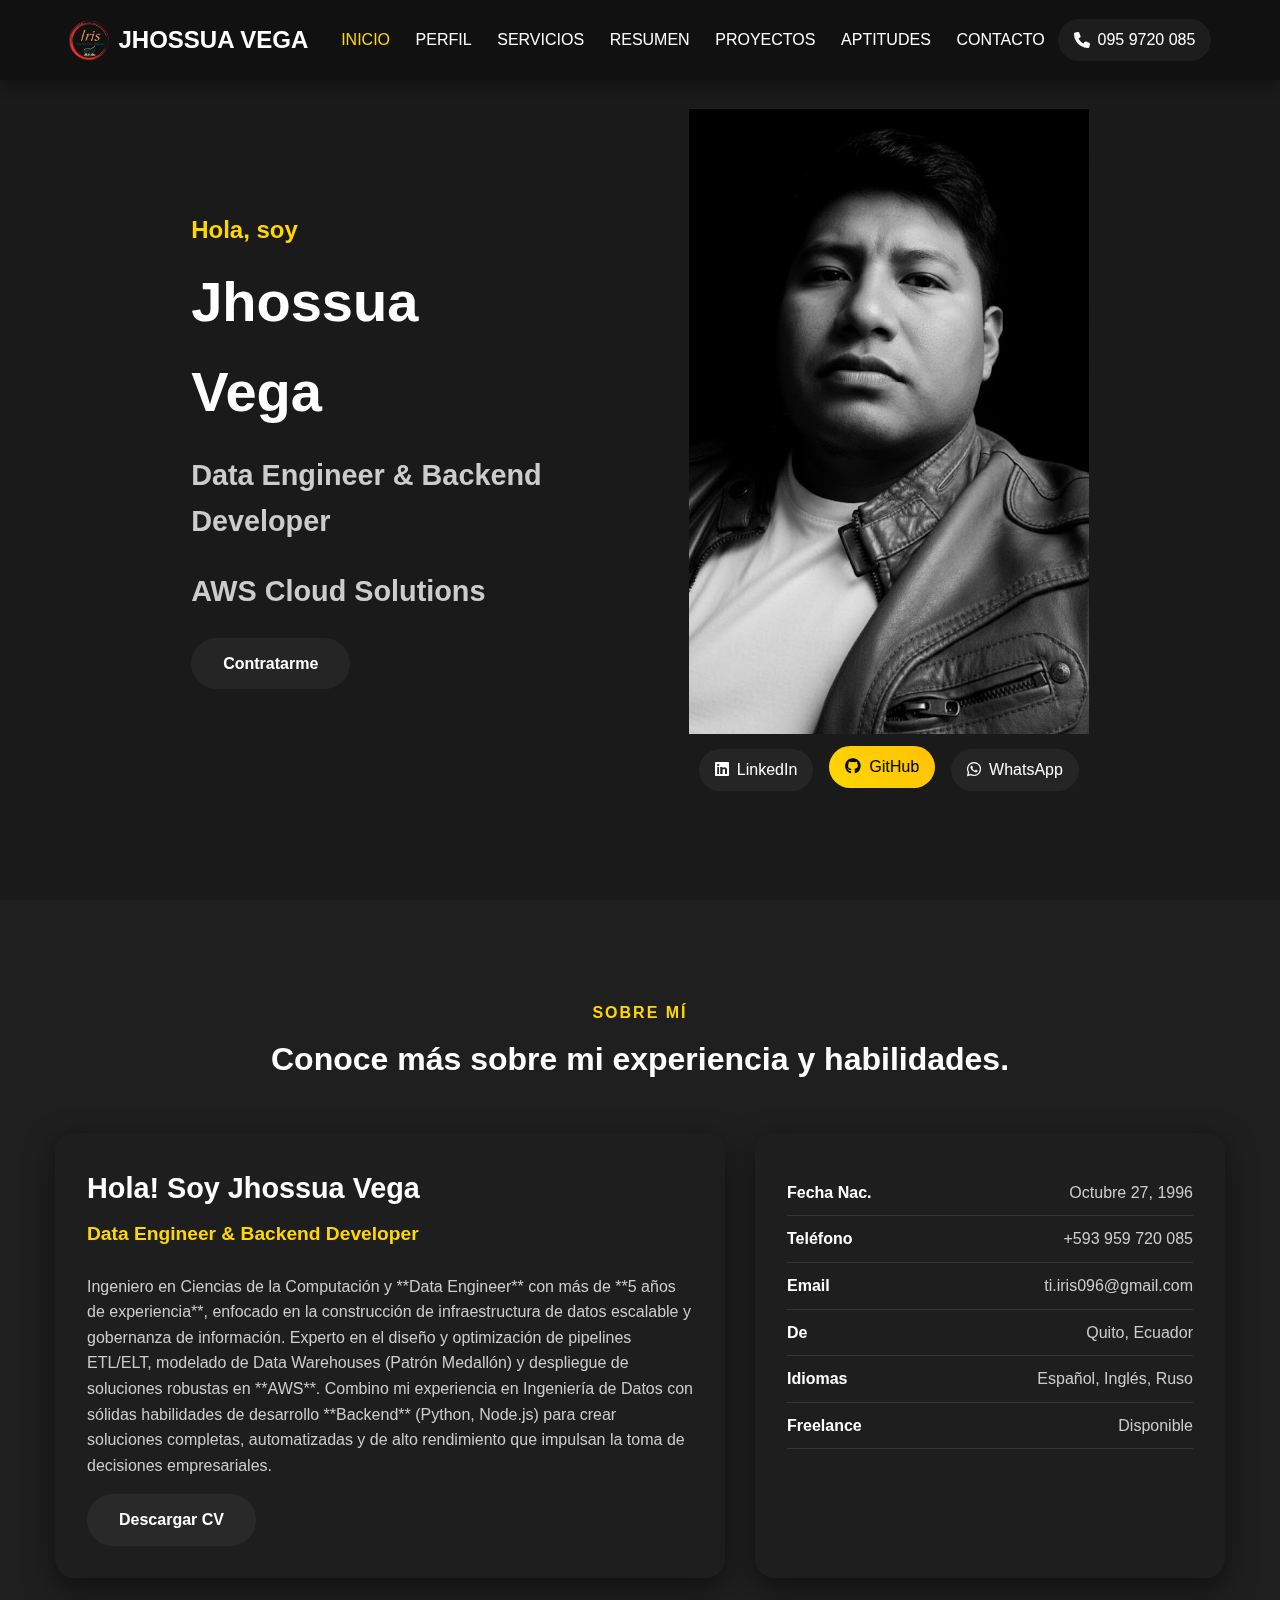
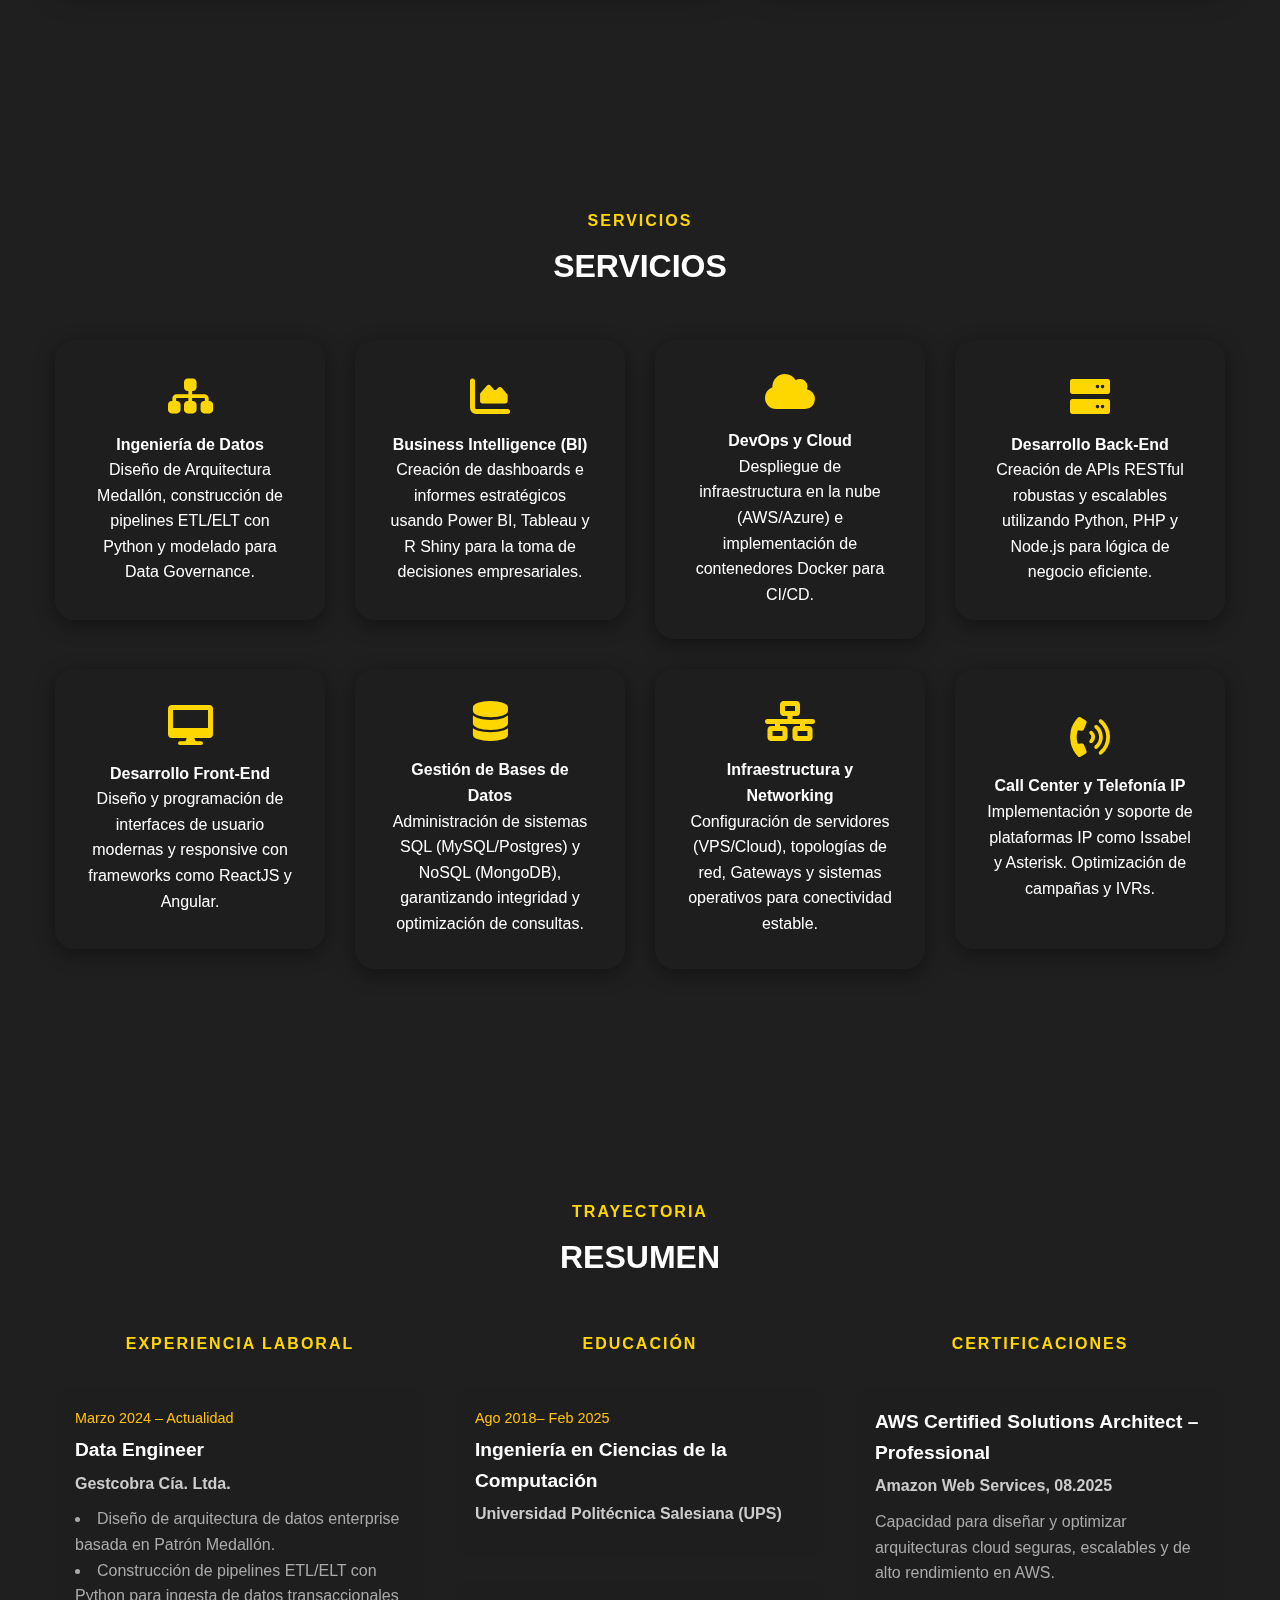
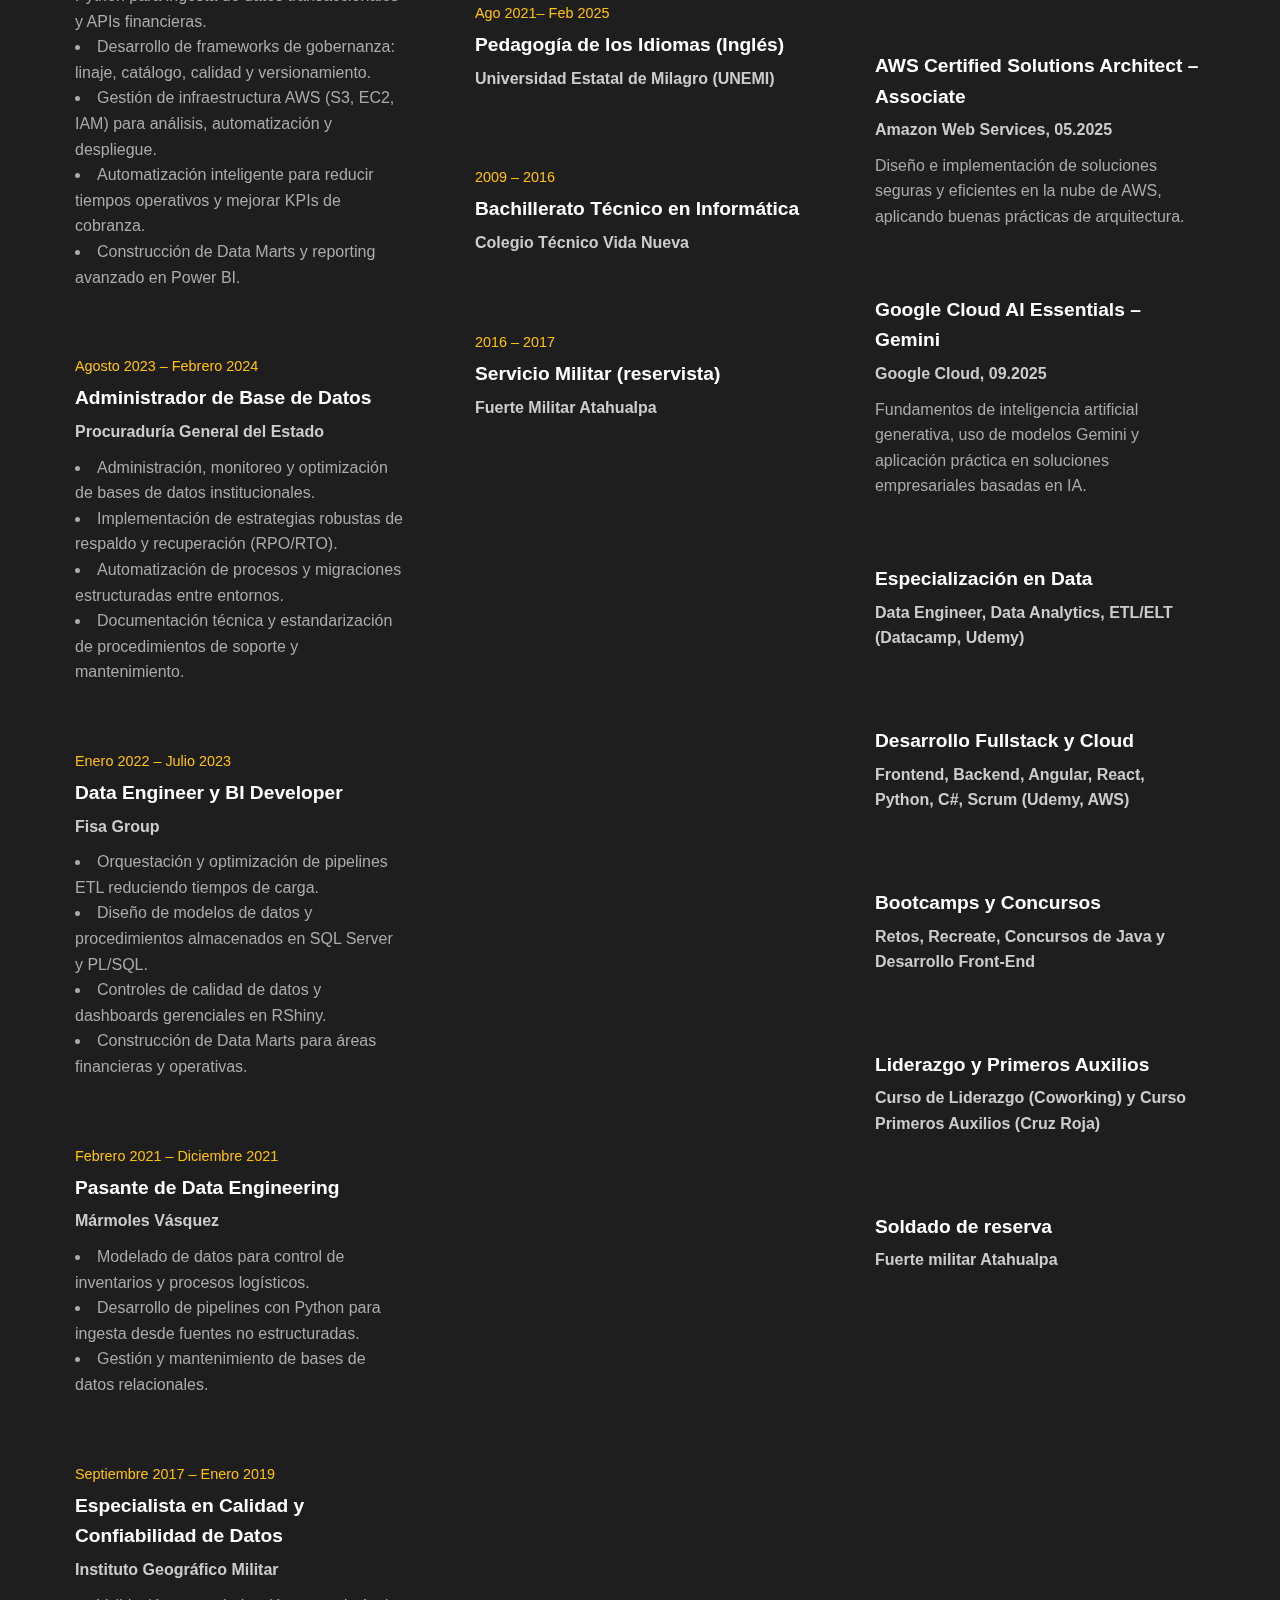
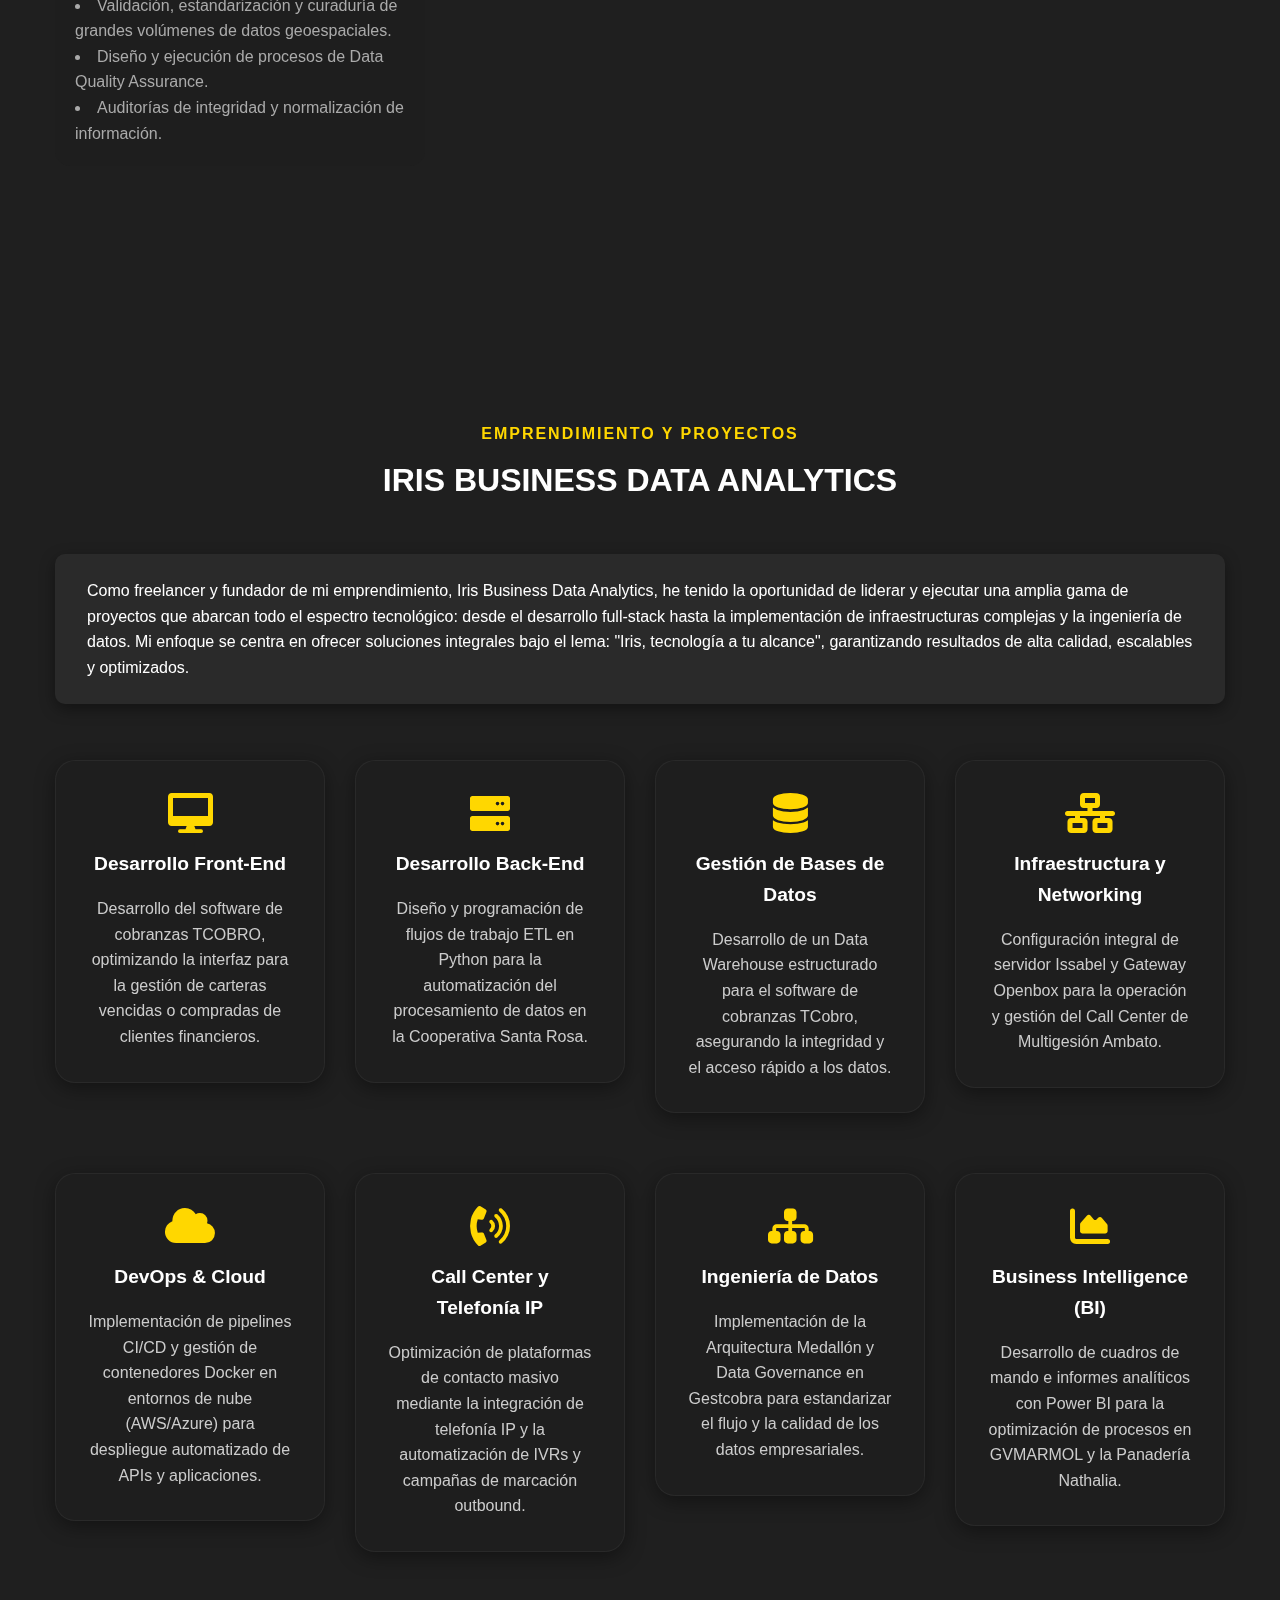
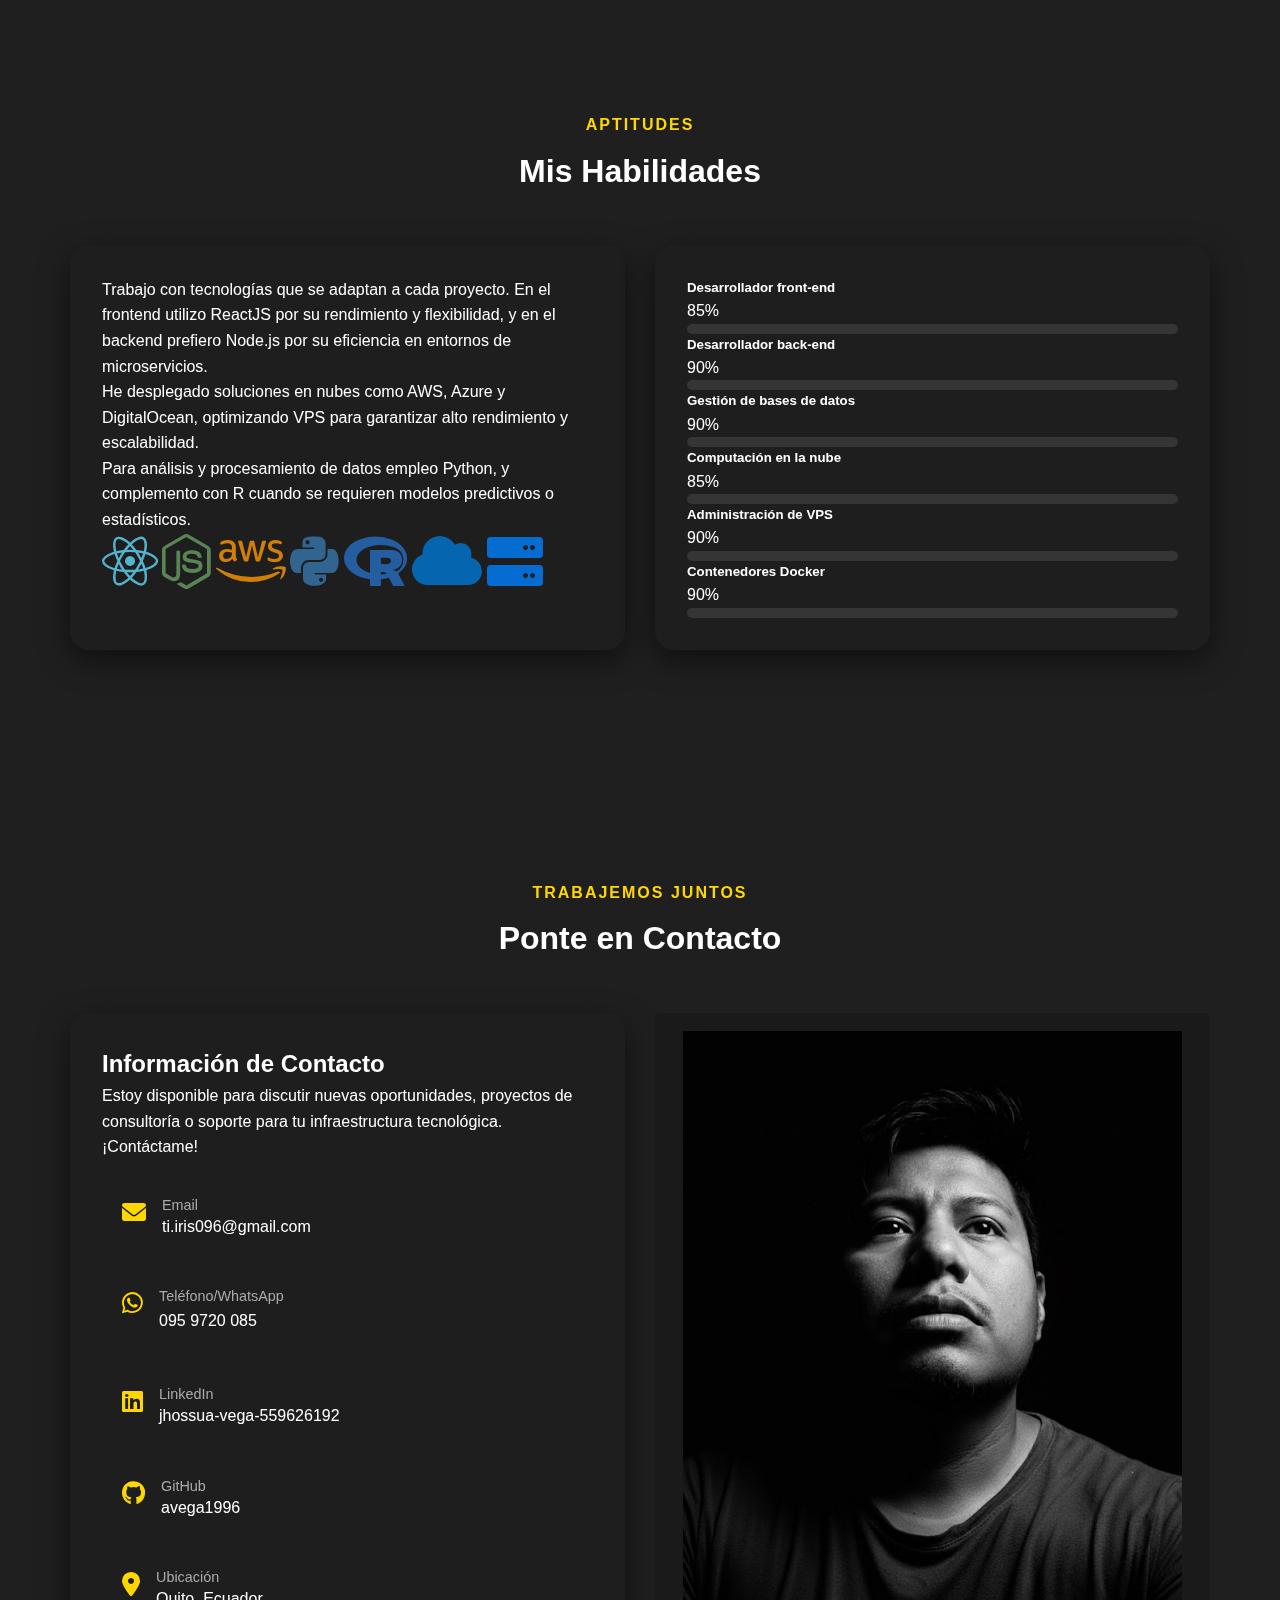
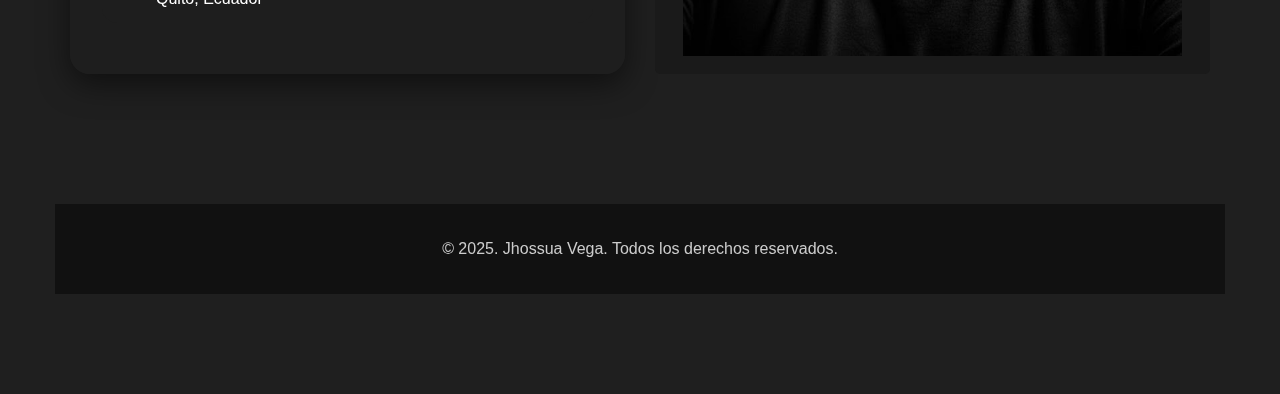
<file: index.html>
<!DOCTYPE html>
<html lang="es">
<head>
    <meta charset="UTF-8">
    <meta name="viewport" content="width=device-width, initial-scale=1.0">
    <title>CV | Jhossua Vega Cruz - Data Engineer</title>
    <link rel="stylesheet" href="header.css">
    <link rel="stylesheet" href="cuerpo.css">
    <link rel="stylesheet" href="footer.css">
    <link rel="stylesheet" href="https://cdnjs.cloudflare.com/ajax/libs/font-awesome/6.0.0-beta3/css/all.min.css">
</head>
<body id="home">

    <div id="rain-canvas"></div>
    
    <div id="header-placeholder"></div>
    
    <section class="st-hero-wrap">
        <div class="st-hero st-style1">
            <div class="container">
                <div class="st-hero-content-flex">
                    <div class="st-hero-text">
                        <h3>Hola, soy</h3>
                        <h1>Jhossua <br>Vega</h1>
                        
                        <h2>Data Engineer & Backend Developer</h2>
                        <h2>AWS Cloud Solutions</h2>
                        <div class="st-hero-btn ">
                            <a href="#contact" class="st-btn st-style1 st-color1 st-smooth-move">Contratarme</a>
                        </div>
                    </div>
                    
                    <div class="st-hero-img-container">
                        <div class="st-hero-img">
                            <img src="assets/img/hero-img.jpg" alt="Jhossua Vega" width="400" height="auto">
                        </div>
                        
                        <div class="st-social-group st-social-horizontal">
                            <a href="https://www.linkedin.com/in/jhossua-vega-659526192/" target="_blank" class="st-social-btn">
                                <span class="st-social-icon"><i class="fab fa-linkedin"></i></span>
                                <span class="st-icon-name">LinkedIn</span>
                            </a>
                            <a href="https://github.com/avegac1996" target="_blank" class="st-social-btn active">
                                <span class="st-social-icon"><i class="fab fa-github"></i></span>
                                <span class="st-icon-name">GitHub</span>
                            </a>
                            <a href="https://wa.me/593959720085" target="_blank" class="st-social-btn">
                                <span class="st-social-icon"><i class="fab fa-whatsapp"></i></span>
                                <span class="st-icon-name">WhatsApp</span>
                            </a>
                        </div>
                    </div>
                </div>
            </div>
        </div>
    </section>
    
    <section id="about" class="st-dark-bg">
        <div class="container">
            <div class="st-section-heading">
                <h4 class="st-section-heading-title">Sobre Mí</h4>
                <h2 class="st-section-heading-subtitle">Conoce más sobre mi experiencia y habilidades.</h2>
            </div>
            <div class="st-height-b100 st-height-lg-80"></div>

            <div class="row">

                <div class="col-lg-7">
                    <div class="st-text-block">
                        <h2 class="st-text-block-title">Hola! Soy Jhossua Vega</h2>
                        <h3 class="st-text-block-subtitle st-color1">Data Engineer & Backend Developer</h3>

                        <div class="st-text-block-text">
                            <p>Ingeniero en Ciencias de la Computación y **Data Engineer** con más de **5 años de experiencia**, enfocado en la construcción de infraestructura de datos escalable y gobernanza de información. Experto en el diseño y optimización de pipelines ETL/ELT, modelado de Data Warehouses (Patrón Medallón) y despliegue de soluciones robustas en **AWS**. Combino mi experiencia en Ingeniería de Datos con sólidas habilidades de desarrollo **Backend** (Python, Node.js) para crear soluciones completas, automatizadas y de alto rendimiento que impulsan la toma de decisiones empresariales.</p>
                        </div>

                        <div class="st-height-b25 st-height-lg-25"></div>

                        <a href="assets/cv/Anthony_Vega_CV.pdf" target="_blank" class="st-btn st-style1 st-color1">Descargar CV</a>
                    </div>
                </div>

                <div class="col-lg-5">
                    <div class="st-text-block st-details-block">
                        <ul class="st-text-block-details">
                            <li><span>Fecha Nac.</span> <span>Octubre 27, 1996</span></li>
                            <li><span>Teléfono</span> <span>+593 959 720 085</span></li>
                            <li><span>Email</span> <span>ti.iris096@gmail.com</span></li>
                            <li><span>De</span> <span>Quito, Ecuador</span></li>
                            <li><span>Idiomas</span> <span>Español, Inglés, Ruso</span></li>
                            <li><span>Freelance</span> <span>Disponible</span></li>
                        </ul>
                    </div>
                </div>

            </div> </div>
    </section>
    
    <section id="services" class="st-dark-bg">
        <div class="st-height-b100 st-height-lg-b80"></div>
        <div class="container">
            <div class="st-section-heading st-style1">
                <h4 class="st-section-heading-title">SERVICIOS</h4>
                <h2 class="st-section-heading-subtitle">SERVICIOS</h2>
            </div>
            <div class="st-height-b25 st-height-lg-b25"></div>
            
            <div class="row">
                
                <div class="col-lg-3 col-md-6">
                    <div class="st-service-card st-style1">
                        <div class="st-service-icon"><i class="fas fa-sitemap"></i></div>
                        <h4 class="st-service-title">Ingeniería de Datos</h4>
                        <div class="st-service-text">
                            <p>Diseño de Arquitectura Medallón, construcción de pipelines ETL/ELT con Python y modelado para Data Governance.</p>
                        </div>
                    </div>
                </div>

                <div class="col-lg-3 col-md-6">
                    <div class="st-service-card st-style1">
                        <div class="st-service-icon"><i class="fas fa-chart-area"></i></div>
                        <h4 class="st-service-title">Business Intelligence (BI)</h4>
                        <div class="st-service-text">
                            <p>Creación de dashboards e informes estratégicos usando Power BI, Tableau y R Shiny para la toma de decisiones empresariales.</p>
                        </div>
                    </div>
                </div>

                <div class="col-lg-3 col-md-6">
                    <div class="st-service-card st-style1">
                        <div class="st-service-icon"><i class="fas fa-cloud"></i></div>
                        <h4 class="st-service-title">DevOps y Cloud</h4>
                        <div class="st-service-text">
                            <p>Despliegue de infraestructura en la nube (AWS/Azure) e implementación de contenedores Docker para CI/CD.</p>
                        </div>
                    </div>
                </div>

                <div class="col-lg-3 col-md-6">
                    <div class="st-service-card st-style1">
                        <div class="st-service-icon"><i class="fas fa-server"></i></div>
                        <h4 class="st-service-title">Desarrollo Back-End</h4>
                        <div class="st-service-text">
                            <p>Creación de APIs RESTful robustas y escalables utilizando Python, PHP y Node.js para lógica de negocio eficiente.</p>
                        </div>
                    </div>
                </div>

                <div class="col-lg-3 col-md-6">
                    <div class="st-service-card st-style1">
                        <div class="st-service-icon"><i class="fas fa-desktop"></i></div>
                        <h4 class="st-service-title">Desarrollo Front-End</h4>
                        <div class="st-service-text">
                            <p>Diseño y programación de interfaces de usuario modernas y responsive con frameworks como ReactJS y Angular.</p>
                        </div>
                    </div>
                </div>
                
                <div class="col-lg-3 col-md-6">
                    <div class="st-service-card st-style1">
                        <div class="st-service-icon"><i class="fas fa-database"></i></div>
                        <h4 class="st-service-title">Gestión de Bases de Datos</h4>
                        <div class="st-service-text">
                            <p>Administración de sistemas SQL (MySQL/Postgres) y NoSQL (MongoDB), garantizando integridad y optimización de consultas.</p>
                        </div>
                    </div>
                </div>
                
                <div class="col-lg-3 col-md-6">
                    <div class="st-service-card st-style1">
                        <div class="st-service-icon"><i class="fas fa-network-wired"></i></div>
                        <h4 class="st-service-title">Infraestructura y Networking</h4>
                        <div class="st-service-text">
                            <p>Configuración de servidores (VPS/Cloud), topologías de red, Gateways y sistemas operativos para conectividad estable.</p>
                        </div>
                    </div>
                </div>
                
                <div class="col-lg-3 col-md-6">
                    <div class="st-service-card st-style1">
                        <div class="st-service-icon"><i class="fas fa-phone-volume"></i></div>
                        <h4 class="st-service-title">Call Center y Telefonía IP</h4>
                        <div class="st-service-text">
                            <p>Implementación y soporte de plataformas IP como Issabel y Asterisk. Optimización de campañas y IVRs.</p>
                        </div>
                    </div>
                </div>

            </div>
        </div>
        <div class="st-height-b100 st-height-lg-b80"></div>
    </section>
    
    <section id="experience" class="st-dark-bg">
        <div class="st-height-b100 st-height-lg-b80"></div>
        <div class="container">
            <div class="st-section-heading st-style1">
                <h4 class="st-section-heading-title">TRAYECTORIA</h4>
                <h2 class="st-section-heading-subtitle">RESUMEN</h2>
            </div>
            <div class="st-height-b50 st-height-lg-b50"></div>
            
            
            <div class="st-resume-wrap">
                <div class="row">
                    
                    <div class="col-lg-4 col-md-12">
                        <div class="st-section-heading st-style1">
                            <h4 class="st-section-heading-title" style="margin-bottom: 30px;">EXPERIENCIA LABORAL</h4>
                        </div>
                        
                        <div class="st-single-resume st-hover-card mb-4">
                            <div class="st-resume-year">Marzo 2024 – Actualidad</div>
                            <h4 class="st-resume-title">Data Engineer</h4>
                            <h5 class="st-resume-subtitle">Gestcobra Cía. Ltda.</h5>
                            <div class="st-resume-text">
                                <ul>
                                    <li>Diseño de arquitectura de datos enterprise basada en Patrón Medallón.</li>
                                    <li>Construcción de pipelines ETL/ELT con Python para ingesta de datos transaccionales y APIs financieras.</li>
                                    <li>Desarrollo de frameworks de gobernanza: linaje, catálogo, calidad y versionamiento.</li>
                                    <li>Gestión de infraestructura AWS (S3, EC2, IAM) para análisis, automatización y despliegue.</li>
                                    <li>Automatización inteligente para reducir tiempos operativos y mejorar KPIs de cobranza.</li>
                                    <li>Construcción de Data Marts y reporting avanzado en Power BI.</li>
                                </ul>
                            </div>
                        </div>
                        
                        <div class="st-single-resume st-hover-card mb-4">
                            <div class="st-resume-year">Agosto 2023 – Febrero 2024</div>
                            <h4 class="st-resume-title">Administrador de Base de Datos</h4>
                            <h5 class="st-resume-subtitle">Procuraduría General del Estado</h5>
                            <div class="st-resume-text">
                                <ul>
                                    <li>Administración, monitoreo y optimización de bases de datos institucionales.</li>
                                    <li>Implementación de estrategias robustas de respaldo y recuperación (RPO/RTO).</li>
                                    <li>Automatización de procesos y migraciones estructuradas entre entornos.</li>
                                    <li>Documentación técnica y estandarización de procedimientos de soporte y mantenimiento.</li>
                                </ul>
                            </div>
                        </div>

                        <div class="st-single-resume st-hover-card mb-4">
                            <div class="st-resume-year">Enero 2022 – Julio 2023</div>
                            <h4 class="st-resume-title">Data Engineer y BI Developer</h4>
                            <h5 class="st-resume-subtitle">Fisa Group</h5>
                            <div class="st-resume-text">
                                <ul>
                                    <li>Orquestación y optimización de pipelines ETL reduciendo tiempos de carga.</li>
                                    <li>Diseño de modelos de datos y procedimientos almacenados en SQL Server y PL/SQL.</li>
                                    <li>Controles de calidad de datos y dashboards gerenciales en RShiny.</li>
                                    <li>Construcción de Data Marts para áreas financieras y operativas.</li>
                                </ul>
                            </div>
                        </div>
                        
                        <div class="st-single-resume st-hover-card mb-4">
                            <div class="st-resume-year">Febrero 2021 – Diciembre 2021</div>
                            <h4 class="st-resume-title">Pasante de Data Engineering</h4>
                            <h5 class="st-resume-subtitle">Mármoles Vásquez</h5>
                            <div class="st-resume-text">
                                <ul>
                                    <li>Modelado de datos para control de inventarios y procesos logísticos.</li>
                                    <li>Desarrollo de pipelines con Python para ingesta desde fuentes no estructuradas.</li>
                                    <li>Gestión y mantenimiento de bases de datos relacionales.</li>
                                </ul>
                            </div>
                        </div>

                        <div class="st-single-resume st-hover-card mb-4">
                            <div class="st-resume-year">Septiembre 2017 – Enero 2019</div>
                            <h4 class="st-resume-title">Especialista en Calidad y Confiabilidad de Datos</h4>
                            <h5 class="st-resume-subtitle">Instituto Geográfico Militar</h5>
                            <div class="st-resume-text">
                                <ul>
                                    <li>Validación, estandarización y curaduría de grandes volúmenes de datos geoespaciales.</li>
                                    <li>Diseño y ejecución de procesos de Data Quality Assurance.</li>
                                    <li>Auditorías de integridad y normalización de información.</li>
                                </ul>
                            </div>
                        </div>
                    </div>
                    
                    <div class="col-lg-4 col-md-12">
                        <div class="st-section-heading st-style1">
                            <h4 class="st-section-heading-title" style="margin-bottom: 30px;">EDUCACIÓN</h4>
                        </div>
                        
                        <div class="st-single-resume st-hover-card mb-4">
                            <div class="st-resume-year">Ago 2018– Feb 2025</div>
                            <h4 class="st-resume-title">Ingeniería en Ciencias de la Computación</h4>
                            <h5 class="st-resume-subtitle">Universidad Politécnica Salesiana (UPS)</h5>
                        </div>
                        
                        <div class="st-single-resume st-hover-card mb-4">
                            <div class="st-resume-year">Ago 2021– Feb 2025</div>
                            <h4 class="st-resume-title">Pedagogía de los Idiomas (Inglés)</h4>
                            <h5 class="st-resume-subtitle">Universidad Estatal de Milagro (UNEMI)</h5>
                        </div>
                        
                        <div class="st-single-resume st-hover-card mb-4">
                            <div class="st-resume-year">2009 – 2016</div>
                            <h4 class="st-resume-title">Bachillerato Técnico en Informática</h4>
                            <h5 class="st-resume-subtitle">Colegio Técnico Vida Nueva</h5>
                        </div>
                        
                        <div class="st-single-resume st-hover-card mb-4">
                            <div class="st-resume-year">2016 – 2017</div>
                            <h4 class="st-resume-title">Servicio Militar (reservista)</h4>
                            <h5 class="st-resume-subtitle">Fuerte Militar Atahualpa</h5>
                        </div>
                    </div>
                    
                    <div class="col-lg-4 col-md-12">
                        <div class="st-section-heading st-style1">
                            <h4 class="st-section-heading-title" style="margin-bottom: 30px;">CERTIFICACIONES</h4>
                        </div>
                        
                        <div class="st-single-resume st-hover-card mb-4">
                            <h4 class="st-resume-title">AWS Certified Solutions Architect – Professional</h4>
                            <h5 class="st-resume-subtitle">Amazon Web Services, 08.2025</h5>
                            <div class="st-resume-text">
                                <p>Capacidad para diseñar y optimizar arquitecturas cloud seguras, escalables y de alto rendimiento en AWS.</p>
                            </div>
                        </div>

                        <div class="st-single-resume st-hover-card mb-4">
                            <h4 class="st-resume-title">AWS Certified Solutions Architect – Associate</h4>
                            <h5 class="st-resume-subtitle">Amazon Web Services, 05.2025</h5>
                            <div class="st-resume-text">
                                <p>Diseño e implementación de soluciones seguras y eficientes en la nube de AWS, aplicando buenas prácticas de arquitectura.</p>
                            </div>
                        </div>
                        
                        <div class="st-single-resume st-hover-card mb-4">
                            <h4 class="st-resume-title">Google Cloud AI Essentials – Gemini</h4>
                            <h5 class="st-resume-subtitle">Google Cloud, 09.2025</h5>
                            <div class="st-resume-text">
                                <p>Fundamentos de inteligencia artificial generativa, uso de modelos Gemini y aplicación práctica en soluciones empresariales basadas en IA.</p>
                            </div>
                        </div>

                        <div class="st-single-resume st-hover-card mb-4">
                            <h4 class="st-resume-title">Especialización en Data</h4>
                            <h5 class="st-resume-subtitle">Data Engineer, Data Analytics, ETL/ELT (Datacamp, Udemy)</h5>
                        </div>

                        <div class="st-single-resume st-hover-card mb-4">
                            <h4 class="st-resume-title">Desarrollo Fullstack y Cloud</h4>
                            <h5 class="st-resume-subtitle">Frontend, Backend, Angular, React, Python, C#, Scrum (Udemy, AWS)</h5>
                        </div>

                        <div class="st-single-resume st-hover-card mb-4">
                            <h4 class="st-resume-title">Bootcamps y Concursos</h4>
                            <h5 class="st-resume-subtitle">Retos, Recreate, Concursos de Java y Desarrollo Front-End</h5>
                        </div>
                        
                        <div class="st-single-resume st-hover-card mb-4">
                            <h4 class="st-resume-title">Liderazgo y Primeros Auxilios</h4>
                            <h5 class="st-resume-subtitle">Curso de Liderazgo (Coworking) y Curso Primeros Auxilios (Cruz Roja)</h5>
                        </div>

                        <div class="st-single-resume st-hover-card mb-4">
                            <h4 class="st-resume-title">Soldado de reserva</h4>
                            <h5 class="st-resume-subtitle">Fuerte militar Atahualpa</h5>
                        </div>

                    </div>
                    
                </div> </div>
        </div>
        <div class="st-height-b100 st-height-lg-b80"></div>
    </section>
    
    <section id="iris-proyect">
        <div class="st-height-b100 st-height-lg-b80"></div>
        <div class="container">
            <div class="st-section-heading st-style1">
                <h4 class="st-section-heading-title">EMPRENDIMIENTO Y PROYECTOS</h4>
                <h2 class="st-section-heading-subtitle">IRIS BUSINESS DATA ANALYTICS</h2>
            </div>
            <div class="st-height-b50 st-height-lg-b50"></div>

            <div class="st-text-block st-style1 mb-5">
                <p>
                    Como freelancer y fundador de mi emprendimiento, Iris Business Data Analytics, he tenido la oportunidad de liderar y ejecutar una amplia gama de proyectos que abarcan todo el espectro tecnológico: desde el desarrollo full-stack hasta la implementación de infraestructuras complejas y la ingeniería de datos. Mi enfoque se centra en ofrecer soluciones integrales bajo el lema: "Iris, tecnología a tu alcance", garantizando resultados de alta calidad, escalables y optimizados.
                </p>
            </div>

            <div class="row">
                <div class="col-lg-3 col-md-6">
                    <div class="st-project-card st-style2 st-hover-card st-service-card-project">
                        <div class="st-service-icon">
                            <i class="fas fa-desktop"></i>
                        </div>
                        <div class="st-project-info">
                            <h4 class="st-project-title">Desarrollo Front-End</h4>
                            <p class="st-project-description">Desarrollo del software de cobranzas TCOBRO, optimizando la interfaz para la gestión de carteras vencidas o compradas de clientes financieros.</p>
                        </div>
                    </div>
                </div>
                
                <div class="col-lg-3 col-md-6">
                    <div class="st-project-card st-style2 st-hover-card st-service-card-project">
                        <div class="st-service-icon">
                            <i class="fas fa-server"></i>
                        </div>
                        <div class="st-project-info">
                            <h4 class="st-project-title">Desarrollo Back-End</h4>
                            <p class="st-project-description">Diseño y programación de flujos de trabajo ETL en Python para la automatización del procesamiento de datos en la Cooperativa Santa Rosa.</p>
                        </div>
                    </div>
                </div>

                <div class="col-lg-3 col-md-6">
                    <div class="st-project-card st-style2 st-hover-card st-service-card-project">
                        <div class="st-service-icon">
                            <i class="fas fa-database"></i>
                        </div>
                        <div class="st-project-info">
                            <h4 class="st-project-title">Gestión de Bases de Datos</h4>
                            <p class="st-project-description">Desarrollo de un Data Warehouse estructurado para el software de cobranzas TCobro, asegurando la integridad y el acceso rápido a los datos.</p>
                        </div>
                    </div>
                </div>

                <div class="col-lg-3 col-md-6">
                    <div class="st-project-card st-style2 st-hover-card st-service-card-project">
                        <div class="st-service-icon">
                            <i class="fas fa-network-wired"></i>
                        </div>
                        <div class="st-project-info">
                            <h4 class="st-project-title">Infraestructura y Networking</h4>
                            <p class="st-project-description">Configuración integral de servidor Issabel y Gateway Openbox para la operación y gestión del Call Center de Multigesión Ambato.</p>
                        </div>
                    </div>
                </div>

                <div class="col-lg-3 col-md-6">
                    <div class="st-project-card st-style2 st-hover-card st-service-card-project">
                        <div class="st-service-icon">
                            <i class="fas fa-cloud"></i>
                        </div>
                        <div class="st-project-info">
                            <h4 class="st-project-title">DevOps & Cloud</h4>
                            <p class="st-project-description">Implementación de pipelines CI/CD y gestión de contenedores Docker en entornos de nube (AWS/Azure) para despliegue automatizado de APIs y aplicaciones.</p>
                        </div>
                    </div>
                </div>
                
                <div class="col-lg-3 col-md-6">
                    <div class="st-project-card st-style2 st-hover-card st-service-card-project">
                        <div class="st-service-icon">
                            <i class="fas fa-phone-volume"></i>
                        </div>
                        <div class="st-project-info">
                            <h4 class="st-project-title">Call Center y Telefonía IP</h4>
                            <p class="st-project-description">Optimización de plataformas de contacto masivo mediante la integración de telefonía IP y la automatización de IVRs y campañas de marcación outbound.</p>
                        </div>
                    </div>
                </div>

                <div class="col-lg-3 col-md-6">
                    <div class="st-project-card st-style2 st-hover-card st-service-card-project">
                        <div class="st-service-icon">
                            <i class="fas fa-sitemap"></i>
                        </div>
                        <div class="st-project-info">
                            <h4 class="st-project-title">Ingeniería de Datos</h4>
                            <p class="st-project-description">Implementación de la Arquitectura Medallón y Data Governance en Gestcobra para estandarizar el flujo y la calidad de los datos empresariales.</p>
                        </div>
                    </div>
                </div>

                <div class="col-lg-3 col-md-6">
                    <div class="st-project-card st-style2 st-hover-card st-service-card-project">
                        <div class="st-service-icon">
                            <i class="fas fa-chart-area"></i>
                        </div>
                        <div class="st-project-info">
                            <h4 class="st-project-title">Business Intelligence (BI)</h4>
                            <p class="st-project-description">Desarrollo de cuadros de mando e informes analíticos con Power BI para la optimización de procesos en GVMARMOL y la Panadería Nathalia.</p>
                        </div>
                    </div>
                </div>
            </div>
            
            <div class="st-height-b100 st-height-lg-b80"></div>

           <section id="skills" class="st-dark-bg">
                <div class="container">
                    <div class="st-section-heading">
                        <h4 class="st-section-heading-title">Aptitudes</h4>
                        <h2 class="st-section-heading-subtitle">Mis Habilidades</h2>
                    </div>
                    <div class="st-height-b100 st-height-lg-80"></div>

                    <div class="row">
                        <div class="col-lg-6">
                            <div class="st-text-block">
                                <p>Trabajo con tecnologías que se adaptan a cada proyecto. En el frontend utilizo ReactJS por su rendimiento y flexibilidad, y en el backend prefiero Node.js por su eficiencia en entornos de microservicios.</p>

                                <p>He desplegado soluciones en nubes como AWS, Azure y DigitalOcean, optimizando VPS para garantizar alto rendimiento y escalabilidad.</p>

                                <p>Para análisis y procesamiento de datos empleo Python, y complemento con R cuando se requieren modelos predictivos o estadísticos.</p>
                                <div class="st-tech-icons mt-3">
                                    <i class="fab fa-react fa-2x mx-1" title="ReactJS" style="color:#61DAFB; opacity:0.8; font-size: 3.5em;"></i>
                                    <i class="fab fa-node-js fa-2x mx-1" title="Node.js" style="color:#68A063; opacity:0.8; font-size: 3.5em;"></i>
                                    <i class="fab fa-aws fa-2x mx-1" title="AWS" style="color:#FF9900; opacity:0.8; font-size: 3.5em;"></i>
                                    <i class="fab fa-python fa-2x mx-1" title="Python" style="color:#3776AB; opacity:0.8; font-size: 3.5em;"></i>
                                    <i class="fab fa-r-project fa-2x mx-1" title="R" style="color:#276DC3; opacity:0.8; font-size: 3.5em;"></i>
                                    <i class="fas fa-cloud fa-2x mx-1" title="Azure" style="color:#0078D4; opacity:0.8; font-size: 3.5em;"></i>
                                    <i class="fas fa-server fa-2x mx-1" title="DigitalOcean/VPS" style="color:#0080FF; opacity:0.8; font-size: 3.5em;"></i>
                                </div>
                            </div>
                        </div>
                        
                        <div class="col-lg-6">
                            <div class="st-progressbar-wrap">
                                <div class="st-single-progressbar">
                                    <div class="st-progressbar-heading">
                                        <h5>Desarrollador front-end</h5>
                                        <div class="st-progressbar-percentage">85%</div>
                                    </div>
                                    <div class="st-progressbar" data-progress="85">
                                        <div class="st-progressbar-in"></div>
                                    </div>
                                </div>
                                <div class="st-single-progressbar">
                                    <div class="st-progressbar-heading">
                                        <h5>Desarrollador back-end</h5>
                                        <div class="st-progressbar-percentage">90%</div>
                                    </div>
                                    <div class="st-progressbar" data-progress="90">
                                        <div class="st-progressbar-in"></div>
                                    </div>
                                </div>
                                <div class="st-single-progressbar">
                                    <div class="st-progressbar-heading">
                                        <h5>Gestión de bases de datos</h5>
                                        <div class="st-progressbar-percentage">90%</div>
                                    </div>
                                    <div class="st-progressbar" data-progress="90">
                                        <div class="st-progressbar-in"></div>
                                    </div>
                                </div>
                                <div class="st-single-progressbar">
                                    <div class="st-progressbar-heading">
                                        <h5>Computación en la nube</h5>
                                        <div class="st-progressbar-percentage">85%</div>
                                    </div>
                                    <div class="st-progressbar" data-progress="85">
                                        <div class="st-progressbar-in"></div>
                                    </div>
                                </div>
                                <div class="st-single-progressbar">
                                    <div class="st-progressbar-heading">
                                        <h5>Administración de VPS</h5>
                                        <div class="st-progressbar-percentage">90%</div>
                                    </div>
                                    <div class="st-progressbar" data-progress="90">
                                        <div class="st-progressbar-in"></div>
                                    </div>
                                </div>
                                <div class="st-single-progressbar">
                                    <div class="st-progressbar-heading">
                                        <h5>Contenedores Docker</h5>
                                        <div class="st-progressbar-percentage">90%</div>
                                    </div>
                                    <div class="st-progressbar" data-progress="90">
                                        <div class="st-progressbar-in"></div>
                                    </div>
                                </div>
                            </div>
                        </div>
                    </div>
                </div>
                <div class="st-height-b100 st-height-lg-b80"></div>
            </section>

    <section id="contact">
        <div class="container">
            <div class="st-section-heading">
                <h4 class="st-section-heading-title">Trabajemos Juntos</h4>
                <h2 class="st-section-heading-subtitle">Ponte en Contacto</h2>
            </div>
            <div class="st-height-b100 st-height-lg-80"></div>

            <div class="row">

                <div class="col-lg-6">
                    <div class="st-contact-info st-hover-group">
                        <h2 class="st-contact-form-title">Información de Contacto</h2>
                        <p>Estoy disponible para discutir nuevas oportunidades, proyectos de consultoría o soporte para tu infraestructura tecnológica. ¡Contáctame!</p>
                        
                        <div class="st-contact-item st-hover-card">
                            <span class="st-contact-icon"><i class="fas fa-envelope"></i></span>
                            <div class="st-contact-details">
                                <span>Email</span>
                                <p><a href="mailto:ti.iris096@gmail.com">ti.iris096@gmail.com</a></p>
                            </div>
                        </div>
                        
                        <div class="st-contact-item st-hover-card">
                            <span class="st-contact-icon"><i class="fab fa-whatsapp"></i></span>
                            <div class="st-contact-details">
                                <span>Teléfono/WhatsApp</span>
                                
                                <a href="https://wa.me/593959720085" target="_blank" >
                                    <div class="sp-phone-no">095 9720 085</div>
                                </a>

                            </div>
                        </div>
                        
                        <div class="st-contact-item st-hover-card">
                            <span class="st-contact-icon"><i class="fab fa-linkedin"></i></span>
                            <div class="st-contact-details">
                                <span>LinkedIn</span>
                                <p><a href="https://www.linkedin.com/in/jhossua-vega-659526192/" target="_blank">jhossua-vega-559626192</a></p>
                            
                            </div>
                        </div>
                        
                        <div class="st-contact-item st-hover-card">
                            <span class="st-contact-icon"><i class="fab fa-github"></i></span>
                            <div class="st-contact-details">
                                <span>GitHub</span>
                                <p><a href="https://github.com/avegac1996" target="_blank">avega1996</a></p>
                            </div>
                        </div>
                        
                        <div class="st-contact-item st-hover-card">
                            <span class="st-contact-icon"><i class="fas fa-map-marker-alt"></i></span>
                            <div class="st-contact-details">
                                <span>Ubicación</span>
                                <p>Quito, Ecuador</p>
                            </div>
                        </div>
                    </div>
                </div>

                <div class="col-lg-6">
                    <div class="st-contact-image" style="height: 100%; display: flex; align-items: center; justify-content: center; background-color: #1a1a1a; border-radius: 5px;">
                        <img src="assets/img/2-hero.jpg" alt="Ilustración de Contacto" style="max-width: 90%; max-height: 100%; object-fit: contain;">
                    </div>
                </div>

            </div> </div>
    </section>

    <div id="footer-placeholder"></div>
    
    <script src="script.js"></script>
</body>
</html>
</file>
<file: cuerpo.css>
/* ==================================== */
/* 🌧️ ESTILOS PARA EL EFECTO DE LLUVIA (RAIN) 🌧️ */
/* ==================================== */
#rain-canvas {
    position: fixed;
    top: 0;
    left: 0;
    width: 100%;
    height: 100%;
    z-index: -2;
    background-color: transparent;
}


/* ==================================== */
/* ⚡ ESTILO DE HOVER GENÉRICO PARA TARJETAS (.st-hover-card) ⚡ */
/* ==================================== */
.st-hover-card {
    transition: transform 0.3s ease, box-shadow 0.3s ease, background-color 0.3s ease;
    border-radius: 15px;
    cursor: pointer;
    padding: 15px;
    box-sizing: border-box;
    background: var(--background-card);
}

.st-hover-card:hover {
    /* Mantenemos el glow DOURADO general (255, 215, 0) */
    transform: translateY(-5px);
    box-shadow: 0 12px 25px rgba(255, 215, 0, 0.35);
    background-color: rgba(41, 41, 41, 0.98);
}

/* Ajustes de padding de tarjetas específicas */
.st-contact-info .st-contact-item.st-hover-card {
    margin: 1.2rem 0;
    display: flex;
    padding: 15px 20px;
}

.st-contact-item.st-hover-card:hover .st-contact-icon {
    color: var(--secondary-color);
}

.st-resume-wrap .st-single-resume.st-hover-card {
    padding: 20px;
    margin-bottom: 25px;
}

.st-project-card.st-style2.st-hover-card {
    margin-bottom: 30px;
    padding: 2rem;
}


/* ===========================
    HERO & BOTONES
=========================== */
.st-hero-wrap {
    display: flex;
    align-items: center;
    justify-content: center;
    min-height: 100vh;
    padding: 0 5%;
    background: transparent;
}

.st-hero-content-flex {
    display: flex;
    justify-content: space-between;
    align-items: center;
    width: 100%;
    max-width: 1200px;
}

.st-hero-text {
    max-width: 50%;
    text-align: left;
}

.st-hero-img-container {
    max-width: 45%;
    position: relative;
    display: flex;
    flex-direction: column;
    align-items: center;
}

.st-hero-text h3 {
    font-size: 1.5rem;
    color: var(--primary-color);
    margin-bottom: 0.5rem;
}

.st-hero-text h1 {
    font-size: 3.5rem;
    margin-bottom: 1rem;
    color: var(--text-color);
}

.st-hero-text h2 {
    font-size: 1.8rem;
    color: #ccc;
    margin-bottom: 1.5rem;
}

/* Base de todos los botones de ACCIÓN */
.st-btn {
    display: inline-block;
    padding: 0.8rem 2rem;
    font-weight: 600;
    border-radius: 50px;
    text-decoration: none;
    transition: all 0.3s ease;
    border: none;
    cursor: pointer;
    text-align: center;
}

/* ESTILO DE LOS BOTONES DE ACCIÓN */
.st-btn.st-color1 {
    background: rgba(255, 255, 255, 0.05);
    color: #fff !important;
    box-shadow: none;
}

.st-btn.st-color1:hover {
    transform: translateY(-3px);
    background: linear-gradient(45deg, var(--primary-color), var(--secondary-color));
    color: #000 !important;
    box-shadow: 0 8px 20px rgba(255, 215, 0, 0.5);
}

/* Estilo de los BOTONES SOCIALES */
.st-hero-img img {
    max-width: 100%;
    height: auto;
    display: block;
    animation: float 6s ease-in-out infinite;
}

@keyframes float {

    0%,
    100% {
        transform: translateY(0);
    }

    50% {
        transform: translateY(-15px);
    }
}

.st-social-group.st-social-horizontal {
    display: flex;
    flex-direction: row;
    /* HACE QUE LOS BOTONES ESTÉN EN FILA */
    gap: 1rem;
    position: static;
    justify-content: center;
    /* CENTRA LOS BOTONES */
    margin-top: 15px;
}

.st-social-btn {
    display: flex;
    align-items: center;
    gap: 0.5rem;
    text-decoration: none;
    color: var(--text-color);
    background: rgba(255, 255, 255, 0.05);
    padding: 0.5rem 1rem;
    border-radius: 50px;
    transition: all 0.3s ease;
}

.st-social-btn.active,
.st-social-btn:hover {
    background: linear-gradient(45deg, var(--primary-color), var(--secondary-color));
    transform: translateY(-3px);
    color: #000;
}


/* ===========================
    SECTIONS BASE & GRID (COLUMNAS)
=========================== */
section {
    padding: 100px 0;
    background: transparent;
    /* 💥 SOLUCIÓN MENÚ 2: Asegura que el ID de la sección esté visible */
    scroll-margin-top: var(--scroll-padding);
}

/* Section Heading */
.st-section-heading {
    text-align: center;
}

.st-section-heading-title {
    font-size: 1rem;
    color: var(--primary-color);
    text-transform: uppercase;
    letter-spacing: 2px;
    margin-bottom: 0.5rem;
}

.st-section-heading-subtitle {
    font-size: 2rem;
    color: var(--text-color);
    margin-bottom: 3rem;
    font-weight: 700;
}

/* 💥 GRIDS ESPECÍFICOS PARA SECCIONES */
.st-section-grid-3 {
    display: grid;
    grid-template-columns: repeat(3, 1fr);
    gap: 30px;
}

.st-section-grid-2 {
    display: grid;
    grid-template-columns: repeat(2, 1fr);
    gap: 30px;
}

/* GRID/COLUMN SETUP - Base para Flexbox */
.row {
    display: flex;
    flex-wrap: wrap;
    margin: 0 -15px;
}

/* Estilo base para las columnas */
.col-lg-7,
.col-lg-6,
.col-lg-5,
.col-lg-4,
.col-lg-3,
.col-md-6,
.col-lg-12 {
    padding: 0 15px;
    margin-bottom: 30px;
}

/* Ancho de las columnas en pantallas grandes (>= 992px) */
@media (min-width: 992px) {
    .col-lg-7 {
        flex: 0 0 58.33333%;
        max-width: 58.33333%;
    }

    .col-lg-6 {
        flex: 0 0 50%;
        max-width: 50%;
    }

    .col-lg-5 {
        flex: 0 0 41.66667%;
        max-width: 41.66667%;
    }

    .col-lg-4 {
        flex: 0 0 33.33333%;
        max-width: 33.33333%;
    }

    .col-lg-3 {
        flex: 0 0 25%;
        max-width: 25%;
    }

    .col-lg-12 {
        flex: 0 0 100%;
        max-width: 100%;
    }
}


/* ===========================
    BLOQUES DE CONTENIDO (ABOUT, SKILLS, CONTACT)
=========================== */
.st-text-block,
.st-details-block,
.st-skill-image-block,
.st-progressbar-wrap,
.st-contact-info,
.st-contact-form {
    background: var(--background-card);
    padding: 2rem;
    border-radius: 20px;
    box-shadow: 0 10px 30px rgba(0, 0, 0, 0.5);
    transition: transform 0.3s ease, box-shadow 0.3s ease;
    height: 100%;
}

.st-text-block:hover,
.st-details-block:hover,
.st-skill-image-block:hover,
.st-progressbar-wrap:hover,
.st-contact-info:hover,
.st-contact-form:hover {
    transform: translateY(-5px);
    box-shadow: 0 15px 35px rgba(255, 215, 0, 0.3);
    background-color: rgba(41, 41, 41, 0.98);
}

.st-text-block-title {
    font-size: 1.8rem;
    margin-bottom: 0.5rem;
    color: var(--text-color);
}

.st-text-block-subtitle {
    font-size: 1.2rem;
    color: var(--primary-color);
    margin-bottom: 1.5rem;
}

.st-text-block-text p {
    margin-bottom: 1rem;
    color: #ccc;
}

/* Detalles (About) */
.st-text-block-details {
    list-style: none;
    margin-top: 5px;
    padding: 0;
}

.st-text-block-details li {
    display: flex;
    justify-content: space-between;
    padding: 10px 0;
    border-bottom: 1px solid rgba(255, 255, 255, 0.1);
}

.st-text-block-details li span:first-child {
    font-weight: 600;
    color: var(--text-color);
    padding-right: 15px;
}

.st-text-block-details li span:last-child {
    color: #ccc;
    text-align: right;
}

/* Contacto */
.st-contact-icon {
    margin-right: 1rem;
    font-size: 1.5rem;
    color: var(--primary-color);
    transition: color 0.3s ease;
}

.st-contact-details span {
    display: block;
    font-size: 0.9rem;
    color: #aaa;
}

/* Gris para etiquetas pequeñas */

.st-contact-details p {
    margin: 0;
    color: var(--text-color);
    /* Texto principal blanco */
    line-height: 1.2;
}

.st-contact-details a {
    color: var(--text-color);
    /* Enlaces blancos */
    text-decoration: none;
    transition: color 0.3s;
}

.st-contact-details a:hover {
    color: var(--primary-color);
    /* Hover dorado */
}


.form-control {
    width: 100%;
    padding: 10px 15px;
    border: 1px solid rgba(255, 255, 255, 0.1);
    background: #1a1a1a;
    color: var(--text-color);
    border-radius: 8px;
    transition: border-color 0.3s;
}

/* Habilidades (Skills) */
.st-skill-icons {
    display: flex;
    flex-wrap: wrap;
    justify-content: center;
    gap: 15px;
    margin-top: 20px;
    padding: 10px;
}

.st-skill-icons img {
    max-width: 50px;
    height: auto;
}

.st-progressbar {
    background: rgba(255, 255, 255, 0.1);
    border-radius: 50px;
    height: 10px;
    overflow: hidden;
}

.st-progressbar-in {
    height: 100%;
    background: linear-gradient(45deg, var(--primary-color), var(--secondary-color));
    width: 0;
    transition: width 1s ease-in-out;
    border-radius: 50px;
}


/* ===========================
    SERVICES / PROJECT CARDS
=========================== */
/* ===========================
    SERVICES / PROJECT CARDS
=========================== */
.st-service-card {
    background: var(--background-card);
    padding: 2rem;
    border-radius: 20px;
    text-align: center;
    transition: all 0.3s ease;
    box-shadow: 0 5px 20px rgba(0, 0, 0, 0.4);
    min-height: 280px;
    /* Asegura que el contenido esté bien alineado verticalmente */
    display: flex;
    flex-direction: column;
    justify-content: center;
}

.st-service-card:hover {
    transform: translateY(-10px);
    box-shadow: 0 20px 40px rgba(255, 215, 0, 0.3);
}

.st-service-icon i {
    font-size: 2.5rem;
    margin-bottom: 1rem;
    color: var(--primary-color);
}

/* ... otros estilos de servicio ... */


/* AJUSTE PARA QUE LOS PROYECTOS SE VEAN COMO SERVICIOS */

/* Copiamos la estructura visual de st-service-card */
.st-project-card.st-style2 {
    /* Usamos los mismos estilos base que st-service-card */
    background: var(--background-card);
    padding: 2rem;
    border-radius: 20px;
    text-align: center;
    box-shadow: 0 5px 20px rgba(0, 0, 0, 0.4);
    min-height: 280px;
    display: flex;
    flex-direction: column;
    justify-content: center;
    transition: all 0.3s ease;
    /* Para que el hover funcione bien */
    margin-bottom: 30px;
    /* Ya estaba definido, pero lo mantenemos */
}

/* Redefinimos el estilo del ícono del proyecto para que se vea como el de servicio */
.st-project-card.st-style2 .st-project-img i {
    font-size: 2.5rem;
    /* El mismo tamaño que el servicio */
    margin-bottom: 1rem;
    /* El mismo margen que el servicio */
    color: var(--primary-color);
    /* El mismo color que el servicio */
}

/* Aseguramos que el contenedor del ícono no tenga estilos de imagen que estorben */
.st-project-card.st-style2 .st-project-img {
    background: none;
    /* Quitamos cualquier color de fondo que pudiera tener la imagen/icono */
    padding: 0;
}

/* Estilos de información/texto */
.st-project-card.st-style2 .st-project-title {
    font-size: 1.2rem;
    /* El mismo tamaño que el título de servicio */
    margin-bottom: 1rem;
}

.st-project-card.st-style2 .st-project-description {
    color: #ccc;
}


/* ==================================== */
/* 💡 ESTILOS ESPECÍFICOS PARA TARJETAS DE PROYECTO (IRIS) - AHORA TODO DORADO 💡 */
/* ==================================== */

/* Estilo base de la tarjeta de proyecto (iris) */
.st-project-card.st-style2.st-hover-card {
    /* Fondo ligeramente más oscuro para contrastar con servicios si es necesario */
    background: #1e1e1e; 
    border: 1px solid rgba(255, 255, 255, 0.05); /* Borde sutil para darle contorno */
    min-height: 320px; /* Aumento la altura mínima para que las tarjetas se vean más grandes */
}

/* Hover más distintivo para proyectos (Volvemos a la sombra DORADA, pero más potente) */
.st-project-card.st-style2.st-hover-card:hover {
    transform: scale(1.03); /* Un poco más de zoom */
    /* Sombra DORADA potente para mantener la consistencia del color principal */
    box-shadow: 0 0 30px rgba(255, 215, 0, 0.5), 0 0 10px rgba(255, 215, 0, 0.3) inset; 
    background-color: rgba(30, 30, 30, 0.98); /* Fondo aún más oscuro en hover */
    border-color: rgba(255, 215, 0, 0.5); /* Borde se vuelve dorado */
}

/* Estilo del icono en la tarjeta de proyecto (Mantenemos el color primario dorado) */
.st-project-card.st-style2 .st-service-icon i {
    color: var(--primary-color); /* Usamos la variable de color principal (DORADO) */
}

/* Separación visual del párrafo introductorio de IRIS */
#iris-proyect .st-text-block.st-style1 {
    margin-bottom: 3.5rem !important; /* Aumento el margen inferior del párrafo */
    padding: 1.5rem 2rem;
    border-radius: 10px;
    background: rgba(255, 255, 255, 0.05);
    box-shadow: 0 5px 15px rgba(0, 0, 0, 0.4);
}


/* ===========================
    RESUME / EXPERIENCE
=========================== */


.st-single-resume {
    margin-bottom: 25px;
    padding-left: 30px;
    /* Aumentado a 30px para un padding uniforme */
    /* border-left: 3px solid var(--primary-color); <--- ELIMINADO */
}

.st-resume-year {
    color: var(--secondary-color);
    font-size: 0.9rem;
    margin-bottom: 5px;
}

.st-resume-title {
    font-size: 1.2rem;
    margin-bottom: 5px;
}

.st-resume-subtitle {
    font-size: 1rem;
    color: #ccc;
    margin-bottom: 10px;
}

.st-resume-text p,
.st-resume-text ul {
    color: #aaa;
    margin: 0;
    padding: 0;
    list-style-position: inside;
}


/* ======================================================= */
/* 🚀 RESPONSIVE DESIGN - MEDIA QUERIES REFORZADAS 🚀 */
/* ======================================================= */

/* ------------------------------------------------ */
/* 💻 AJUSTE DE ESCALA PARA PORTÁTILES (ENTRE 1200px y 992px) */
/* ------------------------------------------------ */
@media (max-width: 1200px) and (min-width: 992px) {

    /* 💥 SIMULACIÓN DE ZOOM OUT (90%) */
    body {
        font-size: 90%;
    }

    section {
        padding: 80px 0;
    }

    .st-text-block,
    .st-details-block,
    .st-progressbar-wrap,
    .st-service-card,
    .st-contact-info,
    .st-contact-form {
        padding: 1.5rem;
    }

    .st-section-grid-3,
    .st-section-grid-2 {
        gap: 20px;
    }

    .st-hero-text h1 {
        font-size: 3rem;
    }
}


/* ------------------------------------------------ */
/* 💻 PORTÁTILES PEQUEÑOS Y TABLETAS (MAX 991px) */
/* ------------------------------------------------ */
@media (max-width: 991px) {
    .st-hero-wrap {
        padding: 120px 5% 50px;
    }

    /* HERO: Apilamiento y redimensionamiento */
    .st-hero-content-flex {
        flex-direction: column;
        text-align: center;
    }

    .st-hero-img-container {
        order: 1;
        max-width: 60%;
        margin-bottom: 40px;
    }

    .st-hero-text h1 {
        font-size: 2.8rem;
    }

    .st-hero-text h2 {
        font-size: 1.5rem;
    }

    /* GRID GENERAL: Reducir secciones de 3 a 2 columnas */
    .st-section-grid-3 {
        grid-template-columns: repeat(2, 1fr);
        gap: 25px;
    }

    /* GRID GENERAL: Forzar secciones de 2 columnas a 1 */
    .st-section-grid-2 {
        grid-template-columns: 1fr;
        gap: 40px;
    }

    /* COLUMNAS FLEXBOX: Forzar apilamiento total (100% de ancho) */
    .col-lg-7,
    .col-lg-6,
    .col-lg-5,
    .col-lg-4,
    .col-lg-3,
    .col-md-6 {
        flex: 0 0 100%;
        max-width: 100%;
    }

    /* Resumen (Apilamiento vertical) */
    .st-resume-wrap {
        flex-direction: column;
        gap: 0;
    }

    .st-resume-column {
        margin-bottom: 30px;
    }
}


/* ------------------------------------------------ */
/* 📱 TELÉFONOS MÓVILES (MAX 576px) 📱 */
/* ------------------------------------------------ */
@media (max-width: 576px) {

    /* HERO SECTION */
    .st-hero-wrap {
        padding: 100px 5% 40px;
    }

    .st-hero-img-container {
        max-width: 80%;
        margin-bottom: 30px;
    }

    .st-hero-text h1 {
        font-size: 1.8rem;
    }

    .st-hero-text h2 {
        font-size: 1.1rem;
    }

    /* GRID GENERAL: Todas las secciones a 1 columna para evitar desbordamiento */
    .st-section-grid-3,
    .st-section-grid-2 {
        grid-template-columns: 1fr;
        gap: 20px;
    }

    /* Ajuste de padding y elementos */
    .st-hover-card {
        padding: 1rem;
    }

    .st-skill-icons {
        gap: 10px;
    }

    .st-skill-icons img {
        max-width: 40px;
    }
}
</file>
<file: footer.css>
/* ===========================
   FOOTER
=========================== */
footer {
    text-align: center;
    padding: 2rem 0;
    background: #111;
    color: #ccc;
}


/* ------------------------------------------------ */
/* 📱 TELÉFONOS MÓVILES (MAX 576px) 📱 */
/* ------------------------------------------------ */
@media (max-width: 576px) {
    /* FOOTER */
    footer { padding: 1.5rem 0; font-size: 0.8rem; }
}
</file>
<file: header.css>
/* ===========================
    VARIABLES Y RESET (Se mantienen aquí por ser fundamentales)
=========================== */
* {
    margin: 0;
    padding: 0;
    box-sizing: border-box;
}

:root {
    /* Colores y Fondos */
    --primary-color: #FFD700; /* Dorado brillante */
    --secondary-color: #FFC107; /* Ámbar/Dorado más cálido */
    --text-color: #fff;
    --background-base: rgba(0, 0, 0, 0.88); /* Fondo principal de la web */
    --background-card: rgba(31, 31, 31, 0.95); /* Fondo para tarjetas/bloques */
    
    /* 💥 VARIABLES CRÍTICAS PARA MENÚ Y SCROLL 💥 */
    --header-height: 80px; 
    --scroll-padding: 100px; /* Altura del header + margen para que el texto no se oculte */
}

body {
    font-family: 'Poppins', sans-serif;
    color: var(--text-color);
    background: var(--background-base);
    line-height: 1.6;
    overflow-x: clip;
    /* 💥 SOLUCIÓN MENÚ 1: Ajusta el desplazamiento del scroll */
    scroll-padding-top: var(--scroll-padding); 
}

.container {
    max-width: 1200px;
    margin: 0 auto;
    padding: 0 15px;
}

/* ===========================
    HEADER (Menu) 
=========================== */
.st-site-header {
    position: fixed;
    width: 100%;
    top: 0;
    left: 0;
    z-index: 999;
    background: rgba(15, 15, 15, 0.95);
    box-shadow: 0 5px 15px rgba(0, 0, 0, 0.3);
    transition: all 0.3s ease;
    height: var(--header-height); 
}

.st-site-header.st-sticky-header { background: #111; }

.st-main-header {
    display: flex;
    justify-content: space-between;
    align-items: center;
    padding: 1rem 0;
    height: 100%;
}

.st-main-header-in {
    width: 100%;
    display: flex;
    justify-content: space-between;
    align-items: center;
}

.st-site-branding {
    font-weight: 700;
    font-size: 1.5rem;
    color: var(--text-color);
    text-decoration: none;
    white-space: nowrap;
    display: flex;
    align-items: center;
    margin-right: 20px;
}

/* Contenedor del menú y teléfono (Escritorio) */
.st-nav {
    display: flex;
    align-items: center;
    flex-grow: 1;
    justify-content: center;
}

.st-nav-list {
    display: flex;
    list-style: none;
    margin: 0;
    padding: 0;
}

.st-nav-list li a {
    color: var(--text-color);
    text-decoration: none;
    margin: 0 0.8rem;
    position: relative;
    font-weight: 500;
    transition: all 0.3s ease;
    white-space: nowrap;
}

.st-nav-list li a.active,
.st-nav-list li a:hover {
    color: var(--primary-color);
}

.st-header-phone {
    display: flex;
    align-items: center;
    gap: 0.5rem;
    margin-left: 2rem;
    white-space: nowrap;
}

.st-header-phone i {
    color: var(--primary-color);
}

/* ESTILOS DE HAMBURGUESA (MÓVIL) */
.st-munu-toggle {
    display: none; /* Oculto por defecto */
    position: relative;
    width: 30px;
    height: 30px;
    cursor: pointer;
    z-index: 1000; /* Alto z-index para que esté sobre el menú desplegado */
    flex-direction: column;
    justify-content: center;
    align-items: center;
}
.st-munu-toggle span {
    display: block;
    position: absolute;
    height: 3px;
    width: 100%;
    background: var(--primary-color);
    border-radius: 3px;
    opacity: 1;
    left: 0;
    transform: rotate(0deg);
    transition: .25s ease-in-out;
}
.st-munu-toggle span:nth-child(1) { top: 5px; }
.st-munu-toggle span:nth-child(2) { top: 13px; }
.st-munu-toggle span:nth-child(3) { top: 21px; }
.st-munu-toggle.st-active span:nth-child(1) { top: 13px; transform: rotate(135deg); }
.st-munu-toggle.st-active span:nth-child(2) { opacity: 0; left: -60px; }
.st-munu-toggle.st-active span:nth-child(3) { top: 13px; transform: rotate(-135deg); }


/* ------------------------------------------------ */
/* 💻 PORTÁTILES PEQUEÑOS Y TABLETAS (MAX 991px) */
/* ------------------------------------------------ */
@media (max-width: 991px) {
    :root {
        --header-height: 70px;
        --scroll-padding: 80px;
    }
    .st-site-header { height: var(--header-height); }
    
    /* 1. MOSTRAR BOTÓN DE HAMBURGUESA */
    .st-munu-toggle { 
        display: flex; 
        order: 2; /* Asegura que el botón esté a la derecha del todo */
    }

    /* 2. OCULTAR EL MENÚ DE NAVEGACIÓN POR DEFECTO (OFF-CANVAS) */
    .st-nav {
        /* Posiciona el menú debajo del encabezado */
        position: absolute;
        top: var(--header-height); 
        left: 0;
        width: 100%;
        
        /* Oculta la altura y el contenido, listo para desplegar */
        max-height: 0; 
        overflow: hidden;
        
        /* Estilos del contenedor del menú */
        background-color: rgba(15, 15, 15, 0.98);
        box-shadow: 0 10px 20px rgba(0, 0, 0, 0.5);
        border-top: 1px solid var(--primary-color);
        transition: max-height 0.5s ease-in-out;

        /* Reorganizar elementos en columna */
        flex-direction: column;
        justify-content: flex-start;
        align-items: center;
        flex-grow: 0; /* No crece más allá de su contenido */
    }

    /* 3. CLASE PARA ABRIR EL MENÚ (AÑADIDA POR JS) */
    .st-nav.st-mobile-open {
        max-height: 400px; /* Valor arbitrario suficiente para todos los enlaces */
        padding-bottom: 20px;
    }

    /* 4. AJUSTAR LA LISTA DE ENLACES PARA VISTA MÓVIL */
    .st-nav-list {
        flex-direction: column;
        width: 100%;
        text-align: center;
        padding: 20px 0;
    }

    .st-nav-list li {
        margin: 5px 0;
        width: 100%;
        border-bottom: 1px solid rgba(255, 255, 255, 0.05);
    }
    
    .st-nav-list li:last-child {
        border-bottom: none;
    }

    .st-nav-list li a {
        display: block;
        padding: 10px 0;
        margin: 0;
    }

    /* 5. MOVER EL BOTÓN DE TELÉFONO DENTRO DEL MENÚ DESPLEGABLE */
    .st-nav .st-header-phone {
        margin-left: 0;
        margin-bottom: 15px;
    }
    
    /* Ocultar el botón de teléfono si está fuera del st-nav, pero como está dentro no hace falta */
}

/* ------------------------------------------------ */
/* 📱 TELÉFONOS MÓVILES (MAX 576px) 📱 */
/* ------------------------------------------------ */
@media (max-width: 576px) {
    :root {
        --header-height: 60px;
        --scroll-padding: 70px;
    }
    .st-site-header { height: var(--header-height); }
    .st-nav { top: var(--header-height); } /* Ajustar la posición superior del menú */

    /* Ocultar el teléfono en el header principal y mostrar la hamburguesa */
    .st-header-phone { display: none; }
    .st-munu-toggle { display: flex; order: 2; }
    .st-icon-name { display: none; } /* Si tienes alguna clase para ocultar texto pequeño */
}
</file>
